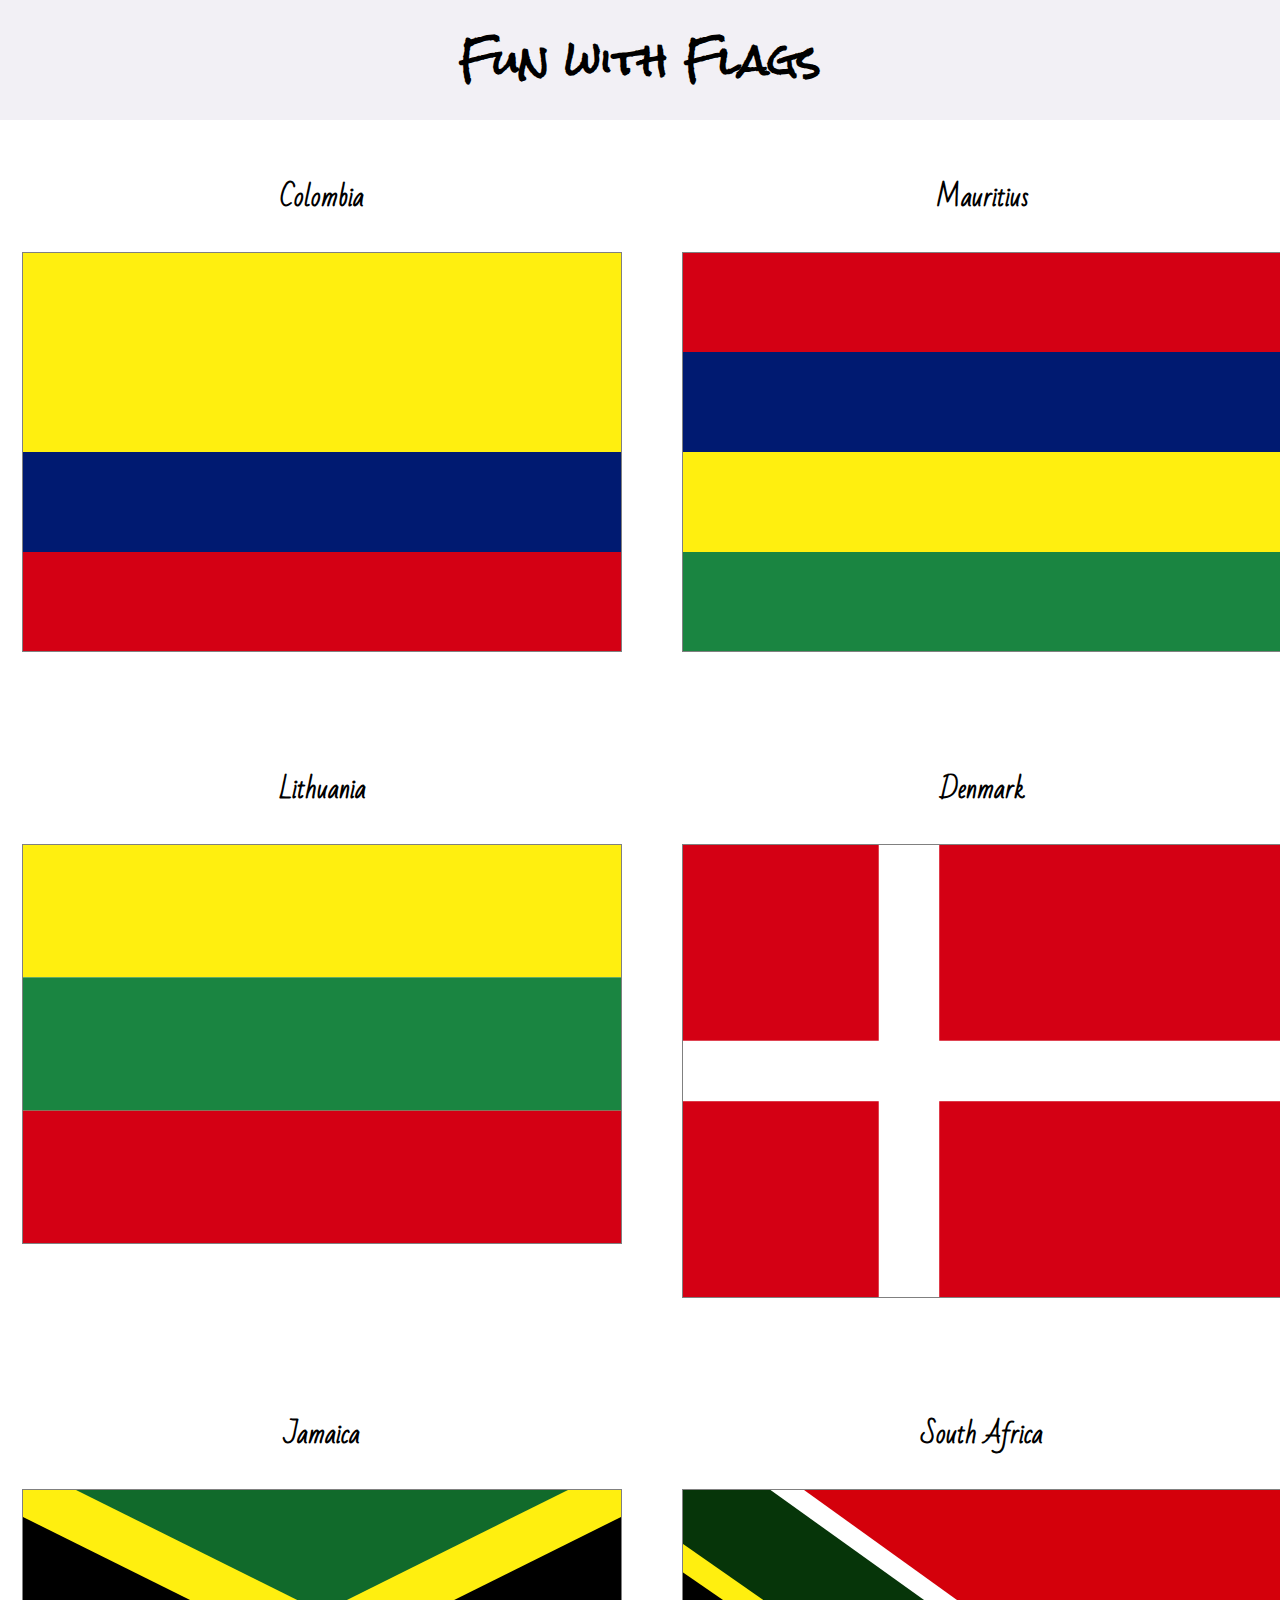
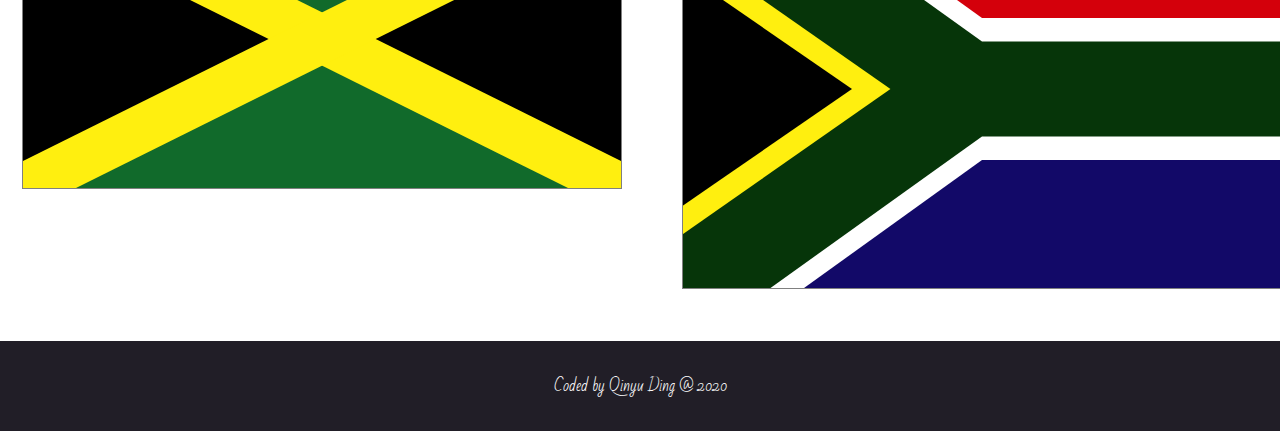
<file: extra-credit_svg-national-flags/index.html>
<!DOCTYPE html>
<html lang="en" dir="ltr">
  <head>
    <meta charset="utf-8">
    <meta name="viewport" content="width=device-width, initial-scale=1.0">
    <link rel="stylesheet" href="css/style.css"/>
    <title>National Flags in SVG</title>
  </head>
  <body>
    <header>
      <h1>Fun with Flags</h1>
    </header>
    <main>
      <section>
        <h2>Colombia</h2>
        <svg width="600" height="400" id="colombia">
          <g>
            <rect x="0" y="0" width="600" height="200" />
            <rect x="0" y="200" width="600" height="100"/>
            <rect x="0" y="300" width="600" height="100"/>
          </g>
          <rect x="0" y="0" width="600" height="400"/>
        </svg>
      </section>
      <section>
        <h2>Mauritius</h2>
        <svg width="600" height="400" id="mauritius">
          <g>
            <rect x="0" y="0" width="600" height="100" />
            <rect x="0" y="100" width="600" height="100"/>
            <rect x="0" y="200" width="600" height="100"/>
            <rect x="0" y="300" width="600" height="100"/>
          </g>
          <rect x="0" y="0" width="600" height="400"/>
        </svg>
      </section>
      <section>
        <h2>Lithuania</h2>
        <svg width="600" height="400" id="lithuania">
          <g>
            <rect x="0" y="0" width="600" height="133.33" />
            <rect x="0" y="133.33" width="600" height="133.34"/>
            <rect x="0" y="266.67" width="600" height="133.33"/>
          </g>
          <rect x="0" y="0" width="600" height="400"/>
        </svg>
      </section>
      <section>
        <h2>Denmark</h2>
        <svg width="600" height="454" id="denmark">
          <rect x="0" y="0" width="600" height="454"/>
          <g>
            <rect x="0" y="196.73" width="600" height="60.5" />
            <rect x="196.73" y="0" width="60.5" height="454"/>
          </g>
          <rect x="0" y="0" width="600" height="454"/>
        </svg>
      </section>
      <section>
        <h2>Jamaica</h2>
        <svg width="600" height="300" id="jamaica">
          <rect x="0" y="0" width="600" height="300"/>
          <g>
            <polygon points="0 0, 600 0, 300 150, 0 0" />
            <polygon points="0 300, 600 300, 300 150, 0 300" />
            <polygon points="0 0, 52 0, 600 272.5, 600 300, 548 300, 0 27.5, 0 0" />
            <polygon points="0 300, 52 300, 600 27.5, 600 0, 548 0, 0 272.5, 0 300" />
          </g>
          <rect x="0" y="0" width="600" height="300"/>
        </svg>
      </section>
      <section>
        <h2>South Africa</h2>
        <svg width="600" height="400" id="southafrica">
          <rect x="0" y="0" width="600" height="400"/>
          <g>
            <polygon points="87.1 0, 600 0, 600 152.54, 300 152.54,87.1 0" />
            <polygon points="120.66 0, 600 0, 600 128.98, 300 128.98, 120.66 0" />
            <polygon points="300 247.45, 600 247.45, 600 400, 87.1 400, 300 247.45" />
            <polygon points="300 271.02, 600 271.02, 600 400, 120.66 400, 300 271.02" />
            <polygon points="0 54.24, 208.46 200, 0 345.76, 0 54.24" />
            <polygon points="0 82.8, 169.99 200, 0 317.2, 0 82.80" />
          </g>
          <rect x="0" y="0" width="600" height="400"/>
        </svg>
      </section>
    </main>
    <footer>
      <p>Coded by Qinyu Ding @ 2020</p>
    </footer>
  </body>
</html>
</file>
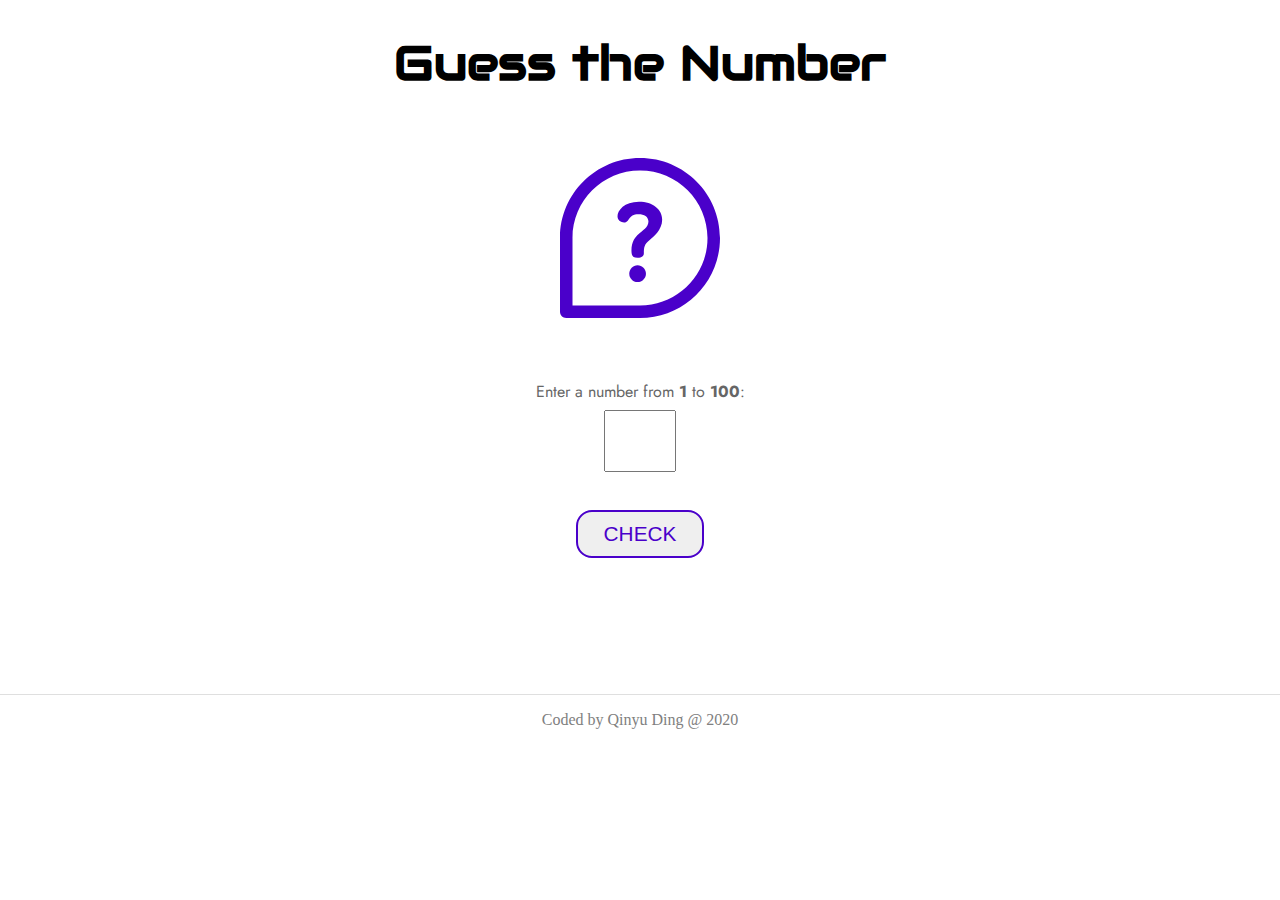
<file: JS Project/index.html>
<!DOCTYPE html>
<html lang="en" dir="ltr">
  <head>
    <meta charset="utf-8">
    <title>Guessing Game</title>
    <script src="js/check.js"></script>
    <link rel="stylesheet" href="css/style.css"/>
  </head>
  <body>
    <header>
    </header>
    <main>
      <section>
        <h1>Guess the Number</h1>
        <svg id="number-fg">
          <defs>
            <g id="number-bg" fill="#000000" fill-rule="nonzero">
              <path d="M77.549375,107.25625 C72.9746875,107.25625 69.2709375,111.06875 69.2709375,115.64375 C69.2709375,120.109688 72.865625,124.03125 77.549375,124.03125 C82.233125,124.03125 85.936875,120.11 85.936875,115.64375 C85.936875,111.06875 82.1246875,107.25625 77.549375,107.25625 Z"></path>
              <path d="M78.965625,43.750625 C64.2603125,43.750625 57.506875,52.4646875 57.506875,58.346875 C57.506875,62.5953125 61.10125,64.5559375 64.0425,64.5559375 C69.924375,64.5559375 67.528125,56.1684375 78.63875,56.1684375 C84.0853125,56.1684375 88.4425,58.565 88.4425,63.575625 C88.4425,69.458125 82.3425,72.8346875 78.7478125,75.8846875 C75.5890625,78.6078125 71.4496875,83.0740625 71.4496875,92.441875 C71.4496875,98.1059375 72.974375,99.74 77.440625,99.74 C82.778125,99.74 83.8671875,97.34375 83.8671875,95.2740625 C83.8671875,89.6096875 83.9765625,86.341875 89.9675,81.658125 C92.9084375,79.370625 102.1675,71.9634375 102.1675,61.7240625 C102.1675,51.4846875 92.9084375,43.750625 78.965625,43.750625 Z"></path>
              <path d="M80,0 C35.78625,0 0,35.7803125 0,80 L0,153.75 C0,157.201875 2.798125,160 6.25,160 L80,160 C124.213437,160 160,124.219687 160,80 C160,35.78625 124.219687,0 80,0 Z M80,147.5 L12.5,147.5 L12.5,80 C12.5,42.6946875 42.6896875,12.5 80,12.5 C117.305312,12.5 147.5,42.6896875 147.5,80 C147.5,117.305312 117.310312,147.5 80,147.5 Z"></path>
            </g>
          </defs>
          <use  xlink:href="#number-bg"/>
        </svg>
        <p id="p_answer"></p>
        <p id="p_mock"></p>
        <p id="p_hint"></p>
        <p id="p_feedback1"></p>
        <p id="p_feedback2"></p>
        <form>
          <label> Enter a number from <strong>1</strong> to <strong>100</strong>: <br>
            <input id="userInput" type="text"/>
          </label>
        </form>
        <form>
          <input id="submitBtn" type="button" value="CHECK"/>
        </form>
      </section>
    </main>
    <footer>
      <p>Coded by Qinyu Ding @ 2020</p>
    </footer>
  </body>
</html>
</file>
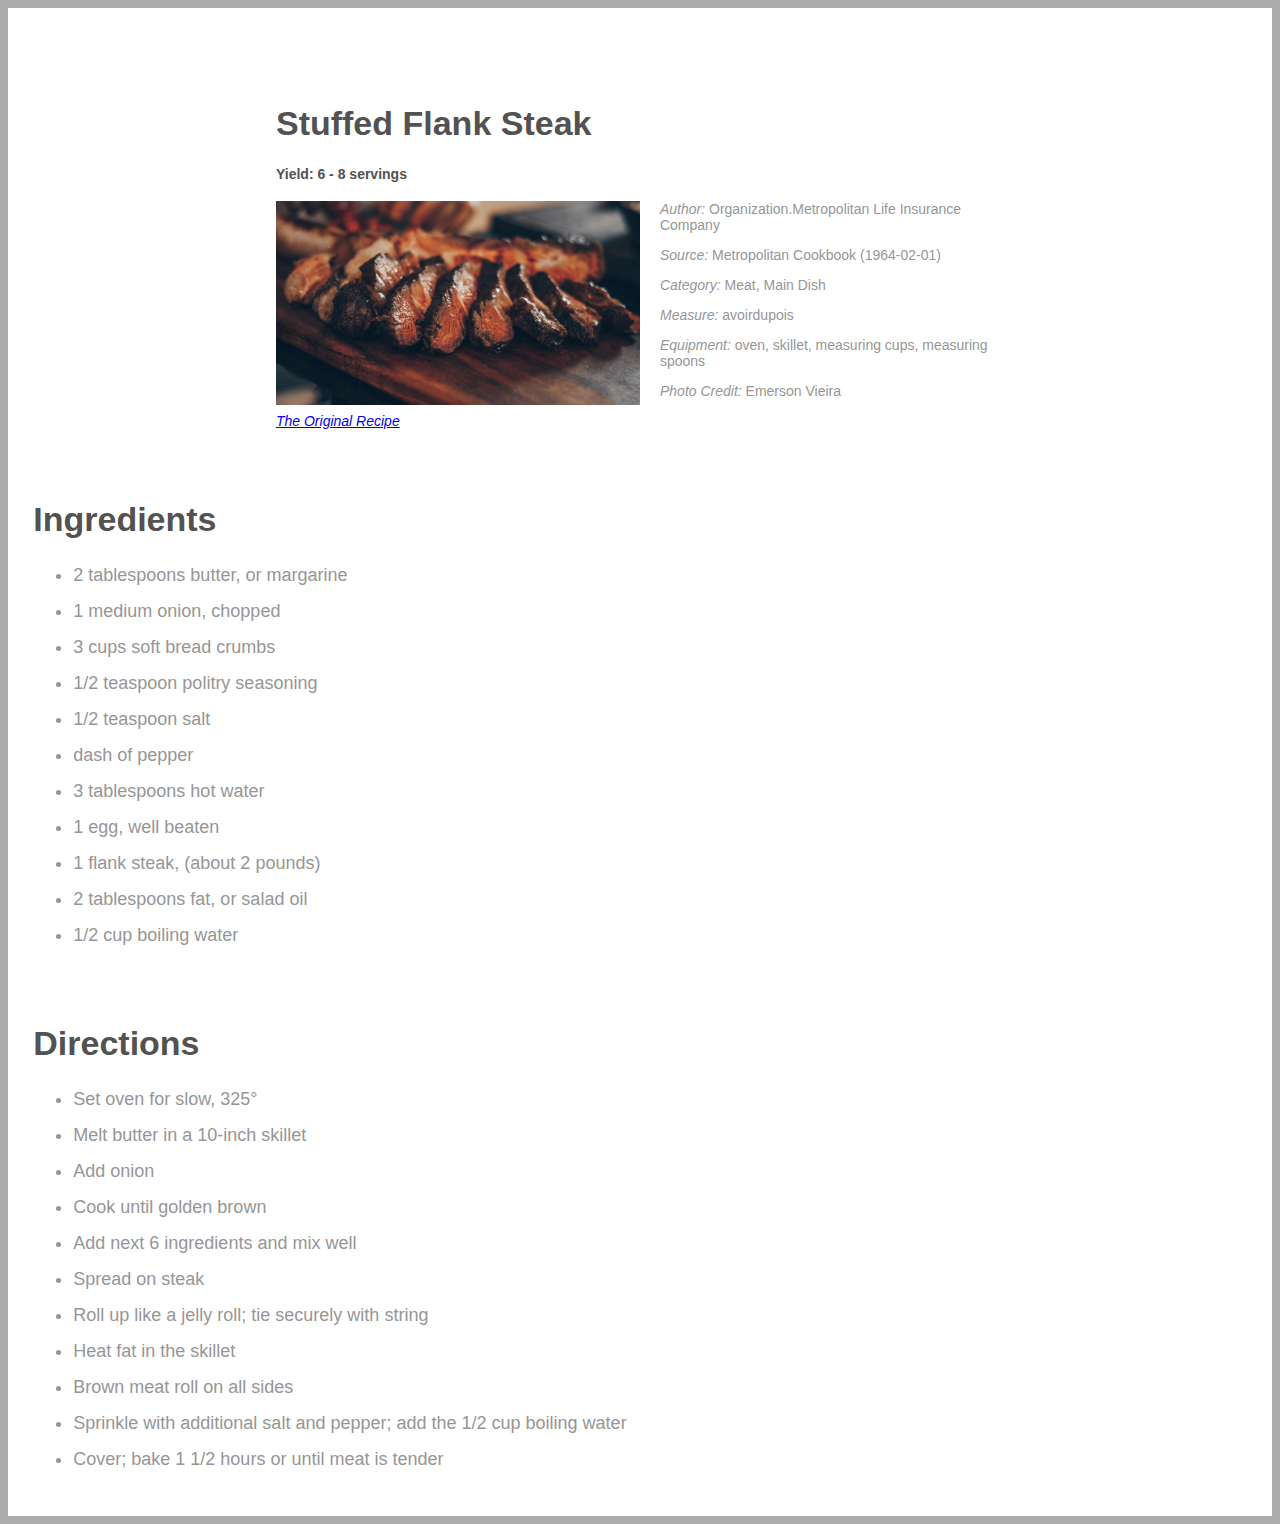
<file: 01-html-css-review/stuffed-flank-steak.html>
<!DOCTYPE html>
<html lang="en">
<head>
<title>Reservation</title>
<meta charset="utf-8" />
<link rel="stylesheet" href="css/style.css">
</head>
<body>
<section class="content">
  <div class="container">
        <h2>Stuffed Flank Steak</h2>
        <h4>Yield: 6 - 8 servings</h4>
        <img src="images/steak.jpeg" alt="">
        <p 
        <div class="side-info">
          <p><i>Author: </i>Organization.Metropolitan Life Insurance Company</p>
          <p><i>Source: </i>Metropolitan Cookbook (1964-02-01)</p>
          <p><i>Category: </i>Meat, Main Dish</p>
          <p><i>Measure: </i>avoirdupois</p>
          <p><i>Equipment: </i>oven, skillet, measuring cups, measuring spoons</p>
          <p><i>Photo Credit: </i>Emerson Vieira</p>
          <p><a href="https://publicdomainrecipes.org/recipes/stuffed-flank-steak/"><i>The Original Recipe</i></a></p>
        </div>
        <div class="clear"></div>
        <h2>Ingredients</h2>
        <ul>
          <li>2 tablespoons butter, or margarine</li>
          <li>1 medium onion, chopped</li>
          <li>3 cups soft bread crumbs</li>
          <li>1/2 teaspoon politry seasoning</li>
          <li>1/2 teaspoon salt</li>
          <li>dash of pepper</li>
          <li>3 tablespoons hot water</li>
          <li>1 egg, well beaten</li>
          <li>1 flank steak, (about 2 pounds)</li>
          <li>2 tablespoons fat, or salad oil</li>
          <li>1/2 cup boiling water</li>
        </ul>
        <h2>Directions</h2>
        <ul>
          <li>Set oven for slow, 325°</li>
          <li>Melt butter in a 10-inch skillet</li>
          <li>Add onion</li>
          <li>Cook until golden brown</li>
          <li>Add next 6 ingredients and mix well</li>
          <li>Spread on steak</li>
          <li>Roll up like a jelly roll; tie securely with string</li>
          <li>Heat fat in the skillet</li>
          <li>Brown meat roll on all sides</li>
          <li>Sprinkle with additional salt and pepper; add the 1/2 cup boiling water</li>
          <li>Cover; bake 1 1/2 hours or until meat is tender</li>
        </ul>
  </div>
</section>

</body>
</html>
</file>
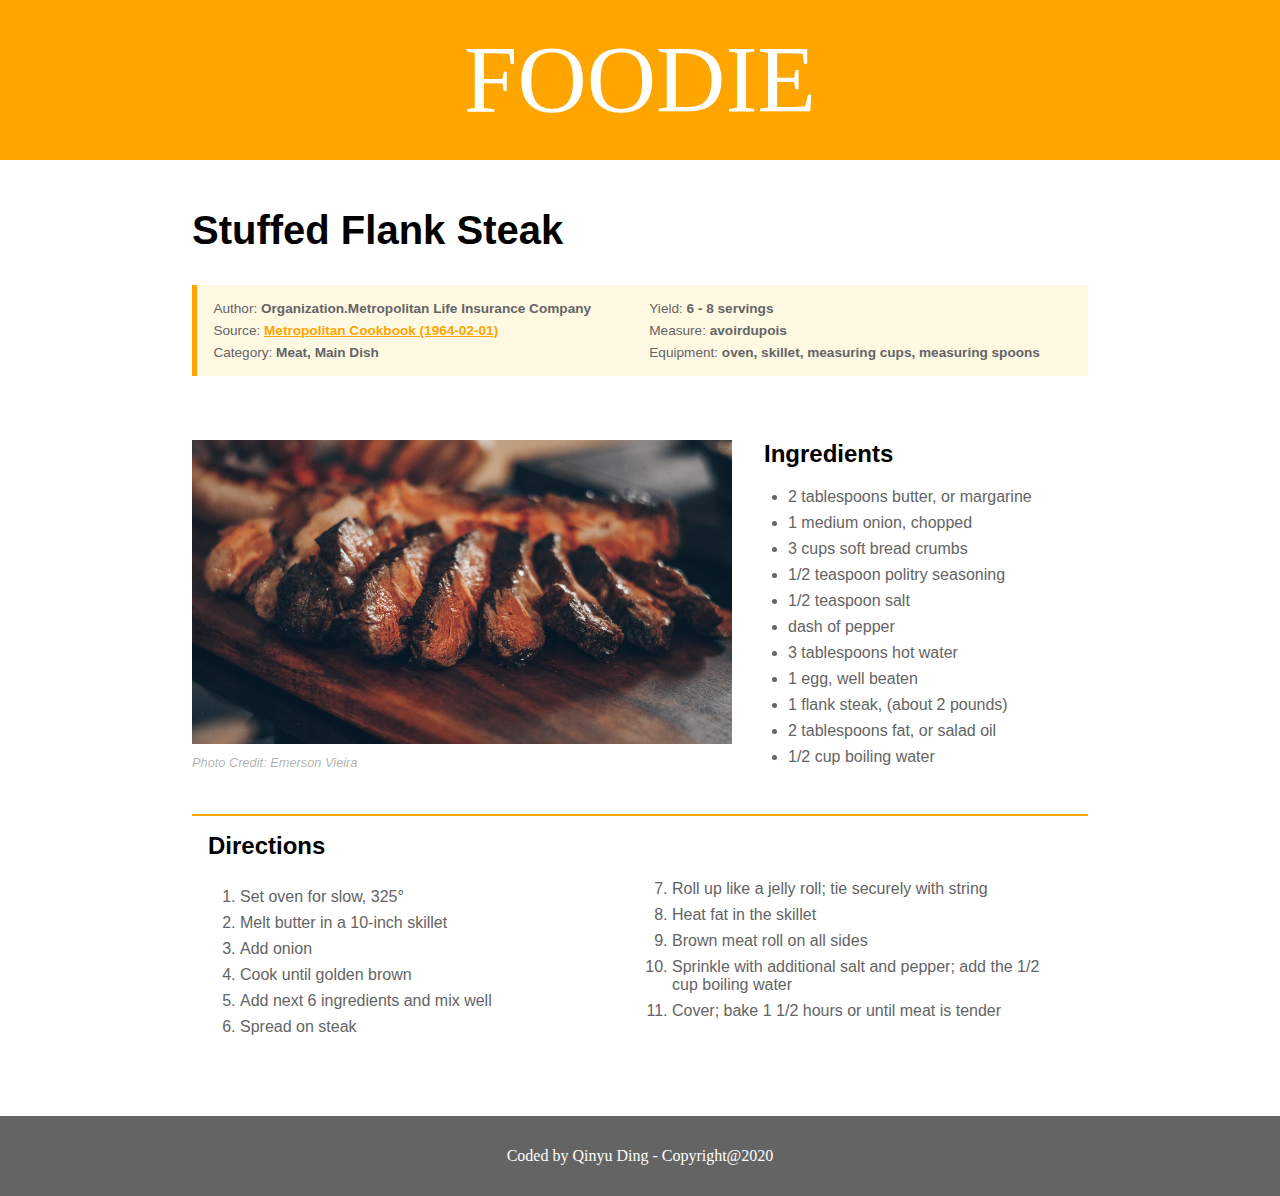
<file: 02-CSS-selectors&units/stuffed-flank-steak.html>
<!DOCTYPE html>
<html lang="en">
  <head>
    <title>Reservation</title>
    <meta charset="utf-8" />
    <meta name="viewport" content="width=device-width, initial-scale=1.0">
    <link rel="stylesheet" href="css/style.css">
  </head>
  <body>
    <header>
      <p>FOODIE</P>
    </header>
    <main>
      <section>
        <h1>Stuffed Flank Steak</h1>
        <div>
          <div>
            <p>Author: <strong>Organization.Metropolitan Life Insurance Company</strong></p>
            <p>Source: <a href="https://publicdomainrecipes.org/recipes/stuffed-flank-steak/"><strong>Metropolitan Cookbook (1964-02-01)</strong></a></p>
            <p>Category: <strong>Meat, Main Dish</strong></p>
          </div>
          <div>
            <div>
              <p>Yield: <strong>6 - 8 servings</strong></p>
              <p>Measure: <strong>avoirdupois</strong></p>
              <p>Equipment: <strong>oven, skillet, measuring cups, measuring spoons</strong></p>
            </div>
          </div>
        </div>
      </section>
      <section>
        <div>
          <img src="images/steak.jpeg" alt="stuffed flank steak">
          <p><em>Photo Credit: Emerson Vieira</em></p>
        </div>
        <div>
          <h2>Ingredients</h2>
          <ul>
            <li>2 tablespoons butter, or margarine</li>
            <li>1 medium onion, chopped</li>
            <li>3 cups soft bread crumbs</li>
            <li>1/2 teaspoon politry seasoning</li>
            <li>1/2 teaspoon salt</li>
            <li>dash of pepper</li>
            <li>3 tablespoons hot water</li>
            <li>1 egg, well beaten</li>
            <li>1 flank steak, (about 2 pounds)</li>
            <li>2 tablespoons fat, or salad oil</li>
            <li>1/2 cup boiling water</li>
          </ul>
        </div>
      </section>
      <section>
          <h2>Directions</h2>
          <ol>
              <li>Set oven for slow, 325°</li>
              <li>Melt butter in a 10-inch skillet</li>
              <li>Add onion</li>
              <li>Cook until golden brown</li>
              <li>Add next 6 ingredients and mix well</li>
              <li>Spread on steak</li>
              <li>Roll up like a jelly roll; tie securely with string</li>
              <li>Heat fat in the skillet</li>
              <li>Brown meat roll on all sides</li>
              <li>Sprinkle with additional salt and pepper; add the 1/2 cup boiling water</li>
              <li>Cover; bake 1 1/2 hours or until meat is tender</li>
          </ol>
      </section>
    </main>
    <footer>
      <p>Coded by Qinyu Ding - Copyright@2020</p>
    </footer>
  </body>
</html>
</file>
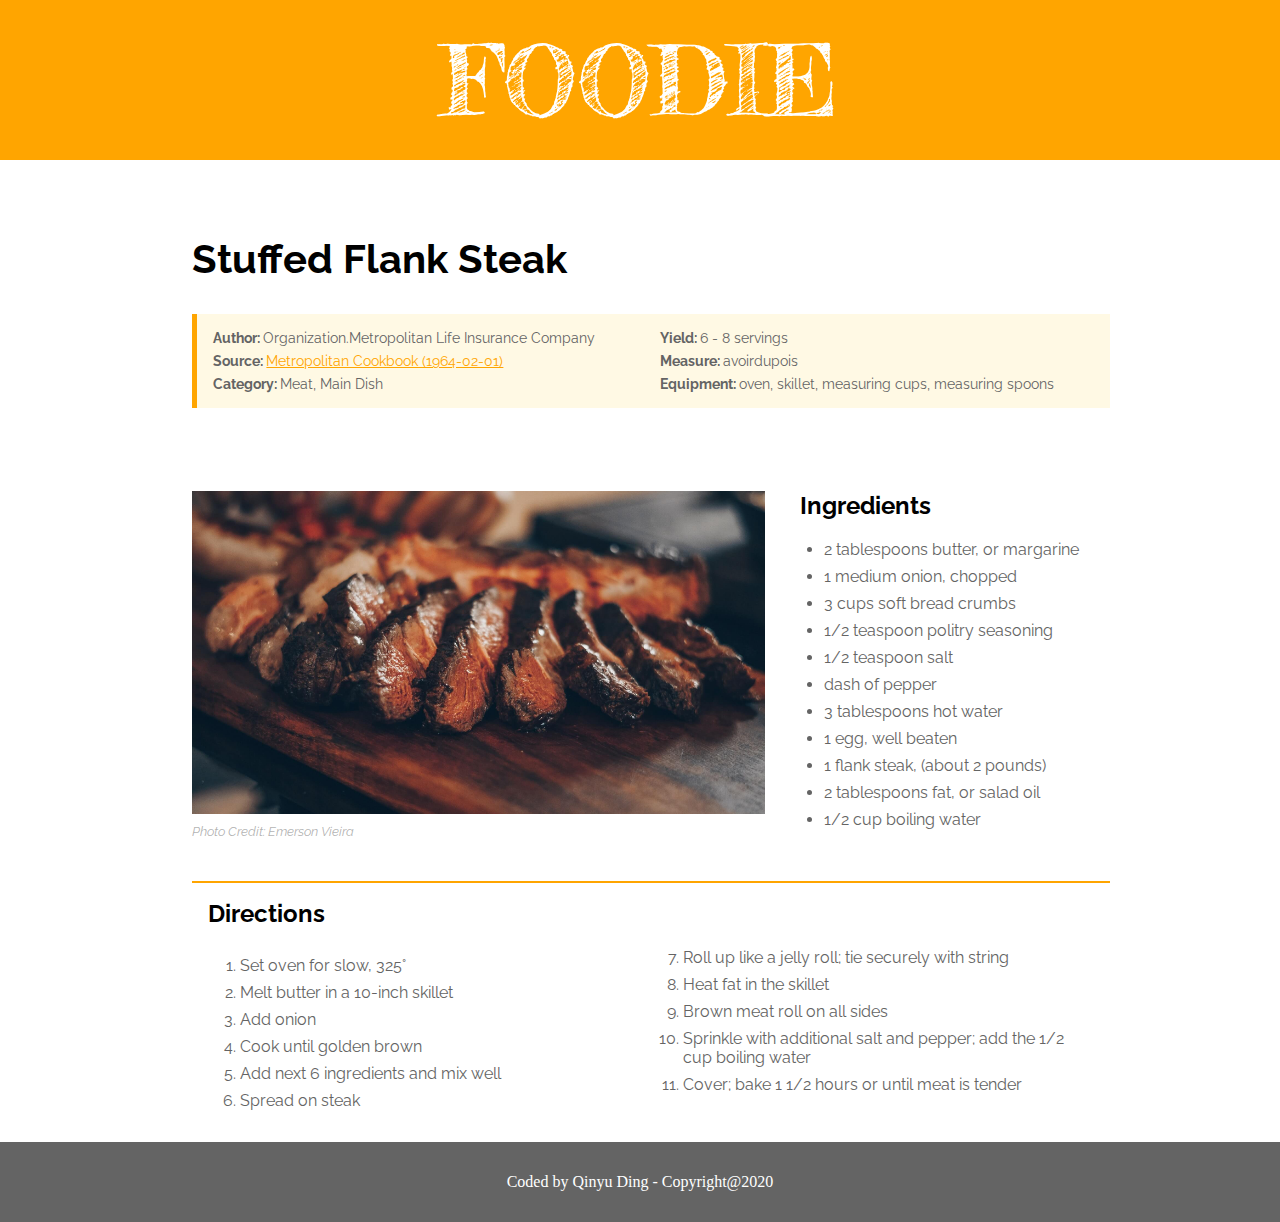
<file: 03-responsive-project/stuffed-flank-steak.html>
<!DOCTYPE html>
<html lang="en">
  <head>
    <title>Stuffed Flank Steak Receipe</title>
    <meta charset="utf-8" />
    <meta name="viewport" content="width=device-width, initial-scale=1.0">
    <link rel="stylesheet" href="css/style.css">
  </head>
  <body>
    <header>
      <p>FOODIE</P>
    </header>
    <main>
      <section>
        <h1>Stuffed Flank Steak</h1>
        <div>
          <div>
            <p><strong>Author: </strong>Organization.Metropolitan Life Insurance Company</p>
            <p><strong>Source: </strong><a href="https://publicdomainrecipes.org/recipes/stuffed-flank-steak/">Metropolitan Cookbook (1964-02-01)</a></p>
            <p><strong>Category: </strong>Meat, Main Dish</p>
          </div>
          <div>
            <div>
              <p><strong>Yield: </strong>6 - 8 servings</p>
              <p><strong>Measure: </strong>avoirdupois</p>
              <p><strong>Equipment: </strong>oven, skillet, measuring cups, measuring spoons</p>
            </div>
          </div>
        </div>
      </section>
      <section>
        <div>
          <picture>
            <source media="(max-width: 440px)" srcset="images/steak-s.jpg"/>
            <source media="(max-width: 880px)" srcset="images/steak-m.jpg"/>
            <img src="images/steak.jpg" alt="stuffed flank steak">
          </picture>
          <p><em>Photo Credit: Emerson Vieira</em></p>
        </div>
      </section>
      <section>
        <div>
          <h2>Ingredients</h2>
          <ul>
            <li>2 tablespoons butter, or margarine</li>
            <li>1 medium onion, chopped</li>
            <li>3 cups soft bread crumbs</li>
            <li>1/2 teaspoon politry seasoning</li>
            <li>1/2 teaspoon salt</li>
            <li>dash of pepper</li>
            <li>3 tablespoons hot water</li>
            <li>1 egg, well beaten</li>
            <li>1 flank steak, (about 2 pounds)</li>
            <li>2 tablespoons fat, or salad oil</li>
            <li>1/2 cup boiling water</li>
          </ul>
        </div>
      </section>
      <section>
          <h2>Directions</h2>
          <ol>
              <li>Set oven for slow, 325°</li>
              <li>Melt butter in a 10-inch skillet</li>
              <li>Add onion</li>
              <li>Cook until golden brown</li>
              <li>Add next 6 ingredients and mix well</li>
              <li>Spread on steak</li>
              <li>Roll up like a jelly roll; tie securely with string</li>
              <li>Heat fat in the skillet</li>
              <li>Brown meat roll on all sides</li>
              <li>Sprinkle with additional salt and pepper; add the 1/2 cup boiling water</li>
              <li>Cover; bake 1 1/2 hours or until meat is tender</li>
          </ol>
      </section>
      <div></div>
      <div>FOLD, CREASE AND TEAR ALONG PERFORATION</div>
      <div></div>
    </main>
    <footer>
      <p>Coded by Qinyu Ding - Copyright@2020</p>
    </footer>
  </body>
</html>
</file>
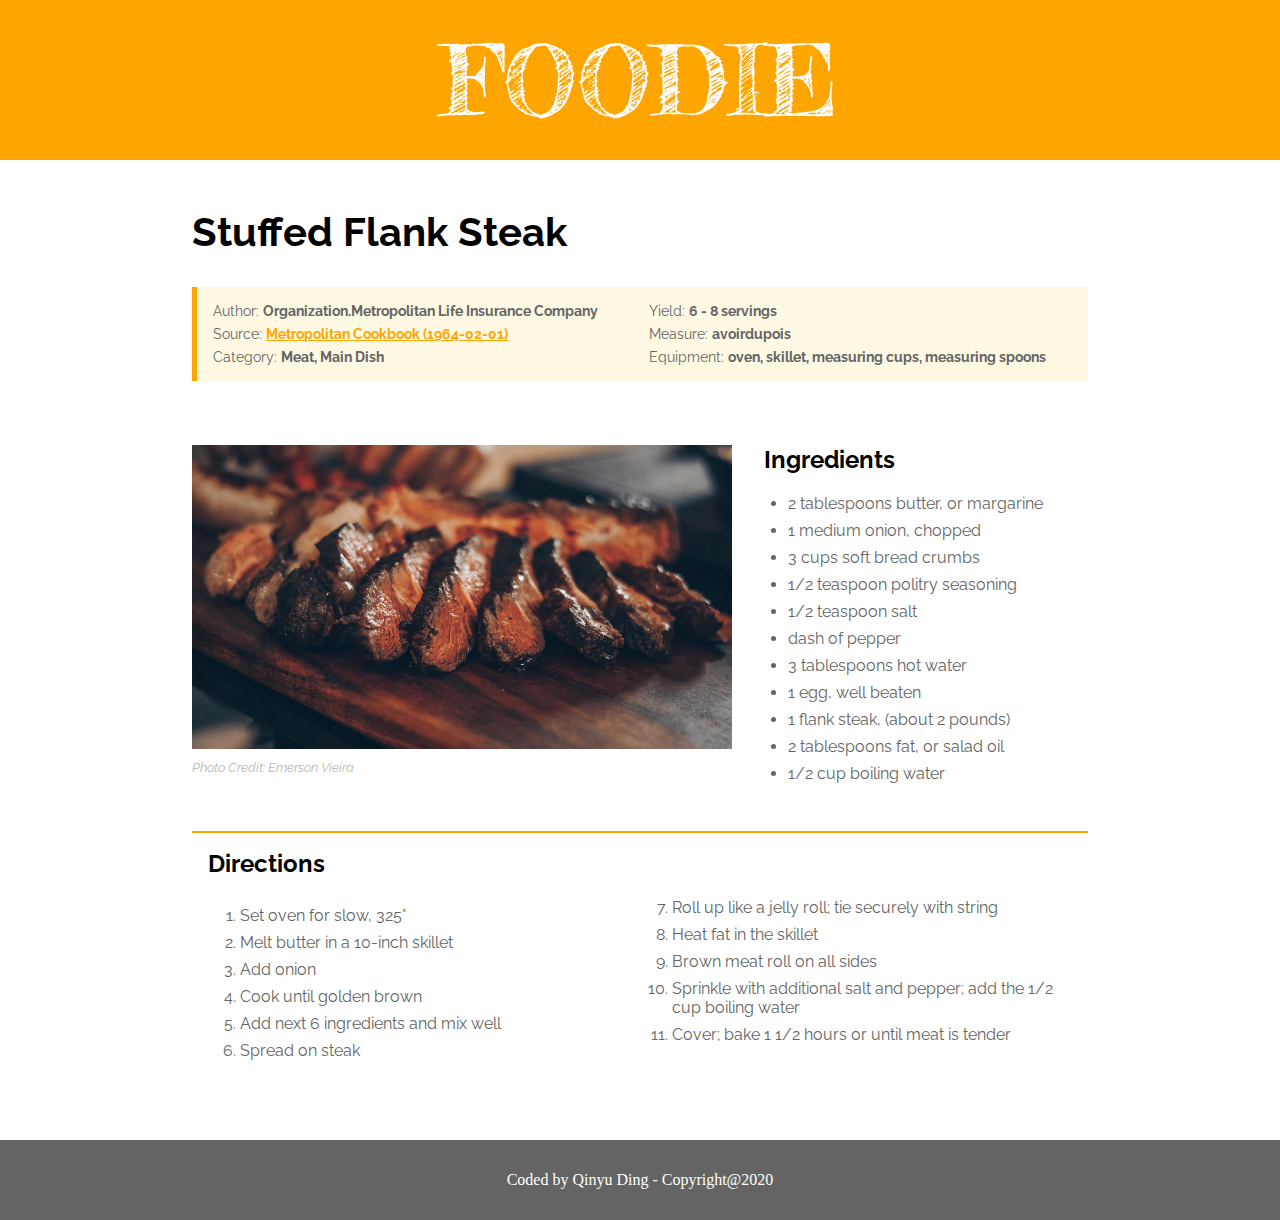
<file: CSS-selectors&units/stuffed-flank-steak.html>
<!DOCTYPE html>
<html lang="en">
  <head>
    <title>Reservation</title>
    <meta charset="utf-8" />
    <meta name="viewport" content="width=device-width, initial-scale=1.0">
    <link rel="stylesheet" href="css/style.css">
    <style>
      @import url('https://fonts.googleapis.com/css?family=Fredericka+the+Great&display=swap');
      @import url('https://fonts.googleapis.com/css?family=Raleway:300,400,800&display=swap');
    </style>
  </head>
  <body>
    <header>
      <p>FOODIE</P>
    </header>
    <main>
      <section>
        <h1>Stuffed Flank Steak</h1>
        <div>
          <div>
            <p>Author: <strong>Organization.Metropolitan Life Insurance Company</strong></p>
            <p>Source: <a href="https://publicdomainrecipes.org/recipes/stuffed-flank-steak/"><strong>Metropolitan Cookbook (1964-02-01)</strong></a></p>
            <p>Category: <strong>Meat, Main Dish</strong></p>
          </div>
          <div>
            <div>
              <p>Yield: <strong>6 - 8 servings</strong></p>
              <p>Measure: <strong>avoirdupois</strong></p>
              <p>Equipment: <strong>oven, skillet, measuring cups, measuring spoons</strong></p>
            </div>
          </div>
        </div>
      </section>
      <section>
        <div>
          <img src="images/steak.jpeg" alt="stuffed flank steak">
          <p><em>Photo Credit: Emerson Vieira</em></p>
        </div>
        <div>
          <h2>Ingredients</h2>
          <ul>
            <li>2 tablespoons butter, or margarine</li>
            <li>1 medium onion, chopped</li>
            <li>3 cups soft bread crumbs</li>
            <li>1/2 teaspoon politry seasoning</li>
            <li>1/2 teaspoon salt</li>
            <li>dash of pepper</li>
            <li>3 tablespoons hot water</li>
            <li>1 egg, well beaten</li>
            <li>1 flank steak, (about 2 pounds)</li>
            <li>2 tablespoons fat, or salad oil</li>
            <li>1/2 cup boiling water</li>
          </ul>
        </div>
      </section>
      <section>
          <h2>Directions</h2>
          <ol>
              <li>Set oven for slow, 325°</li>
              <li>Melt butter in a 10-inch skillet</li>
              <li>Add onion</li>
              <li>Cook until golden brown</li>
              <li>Add next 6 ingredients and mix well</li>
              <li>Spread on steak</li>
              <li>Roll up like a jelly roll; tie securely with string</li>
              <li>Heat fat in the skillet</li>
              <li>Brown meat roll on all sides</li>
              <li>Sprinkle with additional salt and pepper; add the 1/2 cup boiling water</li>
              <li>Cover; bake 1 1/2 hours or until meat is tender</li>
          </ol>
      </section>
    </main>
    <footer>
      <p>Coded by Qinyu Ding - Copyright@2020</p>
    </footer>
  </body>
</html>
</file>
<file: extra-credit_svg-national-flags/css/style.css>
@import url('https://fonts.googleapis.com/css2?family=Bad+Script&family=Rock+Salt&display=swap');

h1{
  font-size: 40px;
  font-family: 'Rock Salt', cursive;
  margin:0;
  line-height: 120px;
}

h2{
  font-size: 25px;
  font-family: 'Bad Script', cursive;
  margin-bottom: 30px;
}

body{
  margin:0;
}

header{
  background-color: rgba(233, 230, 239,0.6);
  height: 120px;
  text-align: center;
}

footer{
  background-color: rgba(33, 30, 39,1.0);
  height: 90px;
  text-align: center;
  color: white;
}

footer p{
  font-size: 16px;
  font-family: 'Bad Script', cursive;
  line-height: 90px;
  color: white;
}

main{
  display:grid;
  grid-template-columns: 1fr 1fr;
  column-gap: 16px;
  row-gap: 24px;
}

section{
  padding: 32px 22px;
  text-align: center;
}

g rect{
  stroke:none;
}

g+rect{
  stroke:gray;
  stroke-width: 2;
  fill:none;
}

#colombia rect:first-child{
  fill:rgb(255, 239, 15);
}
#colombia rect:nth-of-type(2){
  fill:rgb(0, 26, 113);
}
#colombia rect:nth-child(3){
  fill:rgb(212, 0, 20);
}

#mauritius rect:first-child{
  fill:rgb(212, 0, 20);
}
#mauritius rect:nth-of-type(2){
  fill:rgb(0, 26, 113);
}
#mauritius rect:nth-child(3){
  fill:rgb(255, 239, 15);
}
#mauritius rect:nth-child(4){
  fill:rgb(26, 133, 65);
}

#lithuania rect:first-child{
  fill:rgb(255, 239, 15);
}
#lithuania rect:nth-of-type(2){
  fill:rgb(26, 133, 65);
}
#lithuania rect:nth-child(3){
  fill:rgb(212, 0, 20);
}

#denmark>rect{
  stroke:gray;
  stroke-width: 2;
  fill:rgb(212, 0, 20);
}
#denmark g>rect:first-child{
  fill:rgb(255, 255, 255);
}
#denmark g>rect:nth-of-type(2){
  fill:rgb(255, 255, 255);
}
#denmark g+rect{
  stroke:gray;
  stroke-width: 2;
  fill:none;
}

#jamaica rect:first-child{
  stroke:gray;
  stroke-width: 2;
  fill:rgb(0, 0, 0);
}
#jamaica g>polygon:nth-child(1){
  fill:rgb(17, 106,43);
}
#jamaica g>polygon:nth-child(2){
  fill:rgb(17, 106,43);
}
#jamaica g>polygon:nth-child(3){
  fill:rgb(255, 239, 15);
}
#jamaica g>polygon:nth-child(4){
  fill:rgb(255, 239, 15);
}

#southafrica rect:first-child{
  stroke:gray;
  stroke-width: 2;
  fill:rgb(6, 53, 9);
}
#southafrica g>polygon:nth-child(2n+1){
  fill: rgb(255, 255, 255);
}
#southafrica g>polygon:nth-child(2){
  fill: rgb(212, 0, 11);
}
#southafrica g>polygon:nth-child(4){
  fill: rgb(18, 9, 104);
}
#southafrica g>polygon:nth-child(6){
  fill: rgb(0, 0, 0);
}
#southafrica g>polygon:nth-child(5){
  fill: rgb(255, 239, 15);
}
</file>
<file: JS Project/css/style.css>
@import url('https://fonts.googleapis.com/css2?family=Audiowide&family=Jost:ital,wght@0,300;0,600;1,300;1,400&display=swap');


html{
  font-size: 16px;
  font-family: 'Jost', sans-serif;
}

body{
  margin: 0;
}

h1{
  font-size: 3rem;
  font-family: 'Audiowide', cursive;
}

svg{
  width: 10rem;
  height: 10rem;
  margin: 2rem;
  display: inline-block;
  transition: all 1s linear;
  -moz-transition: all 1s linear; /* Firefox 4 */
  -webkit-transition: all 1s linear; /* Safari 和 Chrome */
  -o-transition: all 1s linear; /* Opera */
}

path{
  fill: rgb(74, 0, 202);
  transition: all 1s linear;
  -moz-transition: all 1s linear; /* Firefox 4 */
  -webkit-transition: all 1s linear; /* Safari 和 Chrome */
  -o-transition: all 1s linear; /* Opera */
}

main{
  width:80%;
  min-height:590px;
  margin:2rem auto;
  padding-bottom: 2.5rem;
  text-align: center;
}

input{
  text-align: center;
  margin: 0.4rem auto;
  height:3.5rem;
  width:4rem;
  font-size: 2.2rem;
}
label{
  color: #666666;
}

#p_answer{
  color: rgb(151, 204, 4);
  line-height: 10rem;
  font-size: 8rem;
  font-weight: 600;
  display:none;
  margin:0;
  transition: all 1s linear;
  -moz-transition: all 1s linear; /* Firefox 4 */
  -webkit-transition: all 1s linear; /* Safari 和 Chrome */
  -o-transition: all 1s linear; /* Opera */
}

#userInput:disabled{
  border: none;
}

#p_feedback1{
  font-size: 1.5rem;
  font-weight: 300;
  color:white;
  transition: all 1s linear;
  -moz-transition: all 1s linear; /* Firefox 4 */
  -webkit-transition: all 1s linear; /* Safari 和 Chrome */
  -o-transition: all 1s linear; /* Opera */
}
#p_feedback2{
  font-size: 1.5rem;
  font-weight: 300;
  color:white;
  transition: all 1s linear;
  -moz-transition: all 1s linear; /* Firefox 4 */
  -webkit-transition: all 1s linear; /* Safari 和 Chrome */
  -o-transition: all 1s linear; /* Opera */
}

#p_mock{
  font-family: 'Audiowide', cursive;
  font-size: 1rem;
  font-weight: 300;
}

#p_hint{
  font-size: 1rem;
  font-weight: 400;
  color: rgb(140,140,140);
}

#submitBtn{
  transition: all 0.3s linear;
  -moz-transition: all 0.3s linear; /* Firefox 4 */
  -webkit-transition: all 0.3s linear; /* Safari 和 Chrome */
  -o-transition: all 0.3s linear; /* Opera */
}

#submitBtn[value="CHECK"]{
  border: solid 0.125rem #4A00CA;
  border-radius: 1rem;
  height:3rem;
  width:8rem;
  color: #4A00CA;
  font-size: 1.3rem;
  margin-top: 2rem;
  cursor: pointer;
}

#submitBtn[value="CHECK"]:hover{
  border: solid 0.125rem #4A00CA;
  border-radius: 1rem;
  height:3rem;
  width:8rem;
  color: white;
  background-color: #4A00CA;
  font-size: 1.3rem;
  margin-top: 2rem;
  cursor: pointer;
}

#submitBtn[value="NEXT"]{
  border: solid 0.125rem #00A21B;
  border-radius: 4rem;
  font-size: 1rem;
  height:4rem;
  width:4rem;
  color: #00A21B;
  cursor: pointer;
}

#submitBtn[value="NEXT"]:hover{
  border: solid 0.125rem #00A21B;
  border-radius: 4rem;
  height:4rem;
  width:4rem;
  color: white;
  background-color: #00A21B;
  font-size: 1rem;
  cursor: pointer;
}

footer{
  height: 50px;
  text-align: center;
  margin: 0;
}

footer p{
  border-top-color: rgba(150, 150, 150, 0.3);
  border-top-style: solid;
  border-top-width: 0.05rem;
  font-size: 16px;
  font-family: 'Bad Script', cursive;
  line-height: 50px;
  margin-top: 20px;
  color: gray;
  margin: 0;
}

@media (max-width: 636px){
  html{
    font-size: 14px;
  }
  svg{
    width: 13rem;
    height: 13rem;
  }

}

@media (max-width: 600px){
  html{
    font-size: 13px;
  }
  svg{
    width: 14rem;
    height: 14rem;
  }

}
</file>
<file: 01-html-css-review/css/style.css>
body {
    background-color: #adacac;
    color: #969696;
    font: 300 14px 'Open Sans', sans-serif;
}

li {
  font-size: 18px;
  line-height: 2;
}

strong {
    font-weight: 700;
}

img {
    max-width: 50%;
    margin-right: 20px;
    float:left;
}

h1, h2, h3, h4, h5, h6 {
    font-weight: bold;
    color: #535151;
    font-family: 'Economica', sans-serif;
}

h2 {
    font-size: 34px;
    line-height: 48px;
    padding-top: 38px;
    margin-bottom: 14px;
}

.content {
    padding: 2%;
    margin: 0;
    background-color: #fff;
}

.side-info{
  display: inline;
  font-size: 14px;
  line-height: 1.5;
}

.container{
  margin-left: 20%;
  margin-right: 20%;
}
</file>
<file: 02-CSS-selectors&units/css/style.css>
body {
    font-size: 16px;
    font-family: 'Raleway', sans-serif;
    margin:0;
}

main{
  width:70%;
  margin:0 auto;
}

p, li{
  margin: 0.425rem;
  color: rgb(100, 100, 100);
}

img + p{
  font-size: 0.8rem;
  color:rgba(100, 100, 100, 0.5);
  margin-left:0;
}

a:link{
  color:orange;
}
a:visited{
  color:orange;
}
a:hover{
  color:rgb(255, 216, 61);
}

h1{
    font-size:2.5rem;
    margin-bottom:1rem;
}
h1 + div{
  font-size: 0.8rem;
  border-style: none;
  padding-left: 0rem;
  font-size:0.85rem;
  padding:0.6rem;
  display:grid;
  grid-template-columns: 1fr 1fr;
  margin-bottom: 2.5rem;
  margin-top:2rem;
  border-style: none;
  border-left-style: solid;
  border-left-color: orange;
  border-left-width: 0.35rem;
  background-color: rgba(255, 216, 61, 0.14);
}

h2{
    font-size:1.5rem;
    margin-top:0;
}

ul, ol{
  padding-left:1rem;
}

li{
  margin:0.5rem;
}

section:nth-child(1){
  margin-bottom: 2.5rem;
}

section:nth-child(2){
  display: grid;
  grid-template-columns:5fr 3fr;
  grid-gap: 2rem;
  margin-top: 4rem;
}

section:last-child{
  margin-top: 2rem;
}

img{
  max-width:100%;
}

ol{
  columns: 2;
}

section:last-child{
  padding: 1rem;
  border-top: 0.15rem solid orange;
}

ol > li{
  margin-left: 1rem;
}

footer{
  height: 5rem;
  background: rgb(100, 100, 100);
  margin-top: 3rem;
  text-align:center;
}

footer > p{
  color:white;
  font-family: 'Georgia', serif;
  font-size: 1rem;
  line-height: 5rem;
  margin:0;
}

header{
  height: 10rem;
  background: orange;
  margin-bottom: 3rem;
  text-align:center;
}
header > p{
  color:white;
  font-family: 'Fredericka the Great', cursive;
  font-size: 6rem;
  line-height: 10rem;
  margin:0;
}
</file>
<file: 03-responsive-project/css/style.css>
@import url('https://fonts.googleapis.com/css?family=Fredericka+the+Great&display=swap');
@import url('https://fonts.googleapis.com/css?family=Raleway:300,400,800&display=swap');
@import url('https://fonts.googleapis.com/css?family=EB+Garamond:400,400i,500,600,700&display=swap');

html{
  font-size: 16px;
}
body {
    font-family: 'Raleway', sans-serif;
    margin:0;
    height:100%;
}

main{
  width:70%;
  margin:0 auto;
  display:grid;
  grid-template-columns: repeat(8, 12.5%);
  grid-gap: 0.2rem;
}

p, li{
  margin: 0.425rem;
  color: rgb(100, 100, 100);
}

picture + p{
  font-size: 0.8rem;
  color:rgba(100, 100, 100, 0.5);
  margin-left:0;
}

a:link{
  color:orange;
}
a:visited{
  color:orange;
}
a:hover{
  color:rgb(255, 216, 61);
}

h1{
    font-size:2.5rem;
    margin-bottom:1rem;
}
h1 + div{
  font-size: 0.8rem;
  border-style: none;
  padding-left: 0rem;
  font-size:0.85rem;
  padding:0.6rem;
  display:grid;
  grid-template-columns: 1fr 1fr;
  margin-bottom: 2.5rem;
  margin-top:2rem;
  border-style: none;
  border-left-style: solid;
  border-left-color: orange;
  border-left-width: 0.35rem;
  background-color: rgba(255, 216, 61, 0.14);
}

h2{
    font-size:1.5rem;
    margin-top:0;
}

ul, ol{
  padding-left:1rem;
}

li{
  margin:0.5rem;
}

section:nth-child(1){
  grid-column-start:1;
  grid-column-end:9;
  margin-bottom: 2.5rem;
}

section:nth-child(2){
  grid-column-start:1;
  grid-column-end:6;
}

section:nth-child(3){
  grid-column-start:6;
  grid-column-end:9;
  margin-left: 2rem;
}

section:nth-child(4){
  grid-column-start:1;
  grid-column-end:9;
  margin-top: 2rem;
  padding: 1rem;
  border-top: 0.15rem solid orange;
}
div:nth-child(5){
  display:none;
}
div:nth-child(6){
  display:none;
}
div:nth-child(7){
  display:none;
}

img{
  max-width:100%;
}

ol{
  columns: 2;
}

ol > li{
  margin-left: 1rem;
}

footer{
  bottom: -5rem;
  height: 5rem;
  background: rgb(100, 100, 100);
  text-align:center;
}

footer > p{
  color:white;
  font-family: 'Georgia', serif;
  font-size: 1rem;
  line-height: 5rem;
  margin:0;
}

header{
  height: 10rem;
  background: orange;
  margin-bottom: 3rem;
  text-align:center;
}
header > p{
  color:white;
  font-family: 'Fredericka the Great', cursive;
  font-size: 6rem;
  line-height: 10rem;
  margin:0;
}

@media (max-width: 1205px){
  main{
    width:80%;
  }
}

/* Stylesheet for Tablet */
@media (max-width: 880px){
  html{
    font-size: 13px;
  }

  main{
    width:85%;
    margin:0 auto;
  }

  section:nth-child(1){
    grid-column-start:1;
    grid-column-end:9;
  }

  section:nth-child(2){
    grid-column-start:1;
    grid-column-end:5;
  }

  section:nth-child(3){
    grid-column-start:5;
    grid-column-end:9;
    margin-left: 2rem;
  }

  section:nth-child(4){
    margin-bottom:3.5rem;
  }


  img{
    max-width:100%;
  }

  header{
    height: 8rem;
  }
  header > p{
    font-size: 5rem;
    line-height: 8rem;
  }
}

/* Stylesheet for Mobile */
@media (max-width: 440px){
  html{
    font-size: 11px;
  }
  main{
    width:90%;
    margin:0 auto;
    display:block;
  }

  header{
    height: 6rem;
    margin-bottom: 2rem;
  }

  header > p{
    font-size: 4rem;
    line-height: 6rem;
    margin:0;
  }

  h1{
    font-size: 2.2rem;
  }

  h1 + div{
    font-size: 1rem;
    display:block;
  }
  div > p{
    margin-bottom:1.4rem;
  }

  section:nth-child(3){
    margin:0;
    margin-top: 1rem;
    padding: 1rem;
    padding-bottom:0;
    border-top: 0.15rem solid orange;
  }

  ol{
    columns:1;
  }
}


/* Stylesheet for print */
@media print{
  body{
    font-size: 12pt;
    font-family: 'EB Garamond', serif;
  }

  p, li{
    margin:0;
    color:black;
  }

  header{
    display: none;
  }

  footer{
    display: none;
  }

  main{
    width: 95%;
    margin: 0.05in auto;
    grid-template-rows: 30% 19% 2% 49%;
    grid-row-gap: 0.4in;
  }


  img{
    margin-top:0.5in;
    max-width:80%;
  }

  picture + p{
    font-size: 8pt;
    color:rgba(100, 100, 100, 0.8);
    margin-left:0;
    margin-top:0;
  }

  a:link{
    color:rgb(150, 150, 150);
  }
  a:visited{
    color:rgb(150, 150, 150);
  }
  a:hover{
    color:rgb(150, 150, 150);
  }

  a{
    text-decoration: none;
  }

  a[href^="http"]::after{
    content: " ("attr(href)")";
    font-size: 8pt;
  }

  h1{
      font-size:20pt;
      margin-bottom:0.2in;
      margin-top:0;
  }
  h1 + div{
    font-size: 10pt;
    display:block;
    padding:0;
    margin:0;
    margin-bottom: 0in;
    margin-top:0.2in;
    border:none;
    background-color: white;
  }
  div > p{
    margin-top:0.1in;
    margin-bottom:0.05in;
  }

  h2{
      font-size:16pt;
      margin-top:0;
  }

  ul{
    padding-left:0.2in;
  }

  ol{
    padding:0;
  }

  li{
    margin:0.02in;
  }

  section:nth-child(1){
    grid-column-start:1;
    grid-column-end:5;
    grid-row-start:1;
    grid-row-end:2;
  }

  section:nth-child(2){
    grid-column-start:5;
    grid-column-end:9;
    grid-row-start:1;
    grid-row-end:2;
  }

  section:nth-child(3){
    grid-column-start:1;
    grid-column-end:9;
    grid-row-start:2;
    grid-row-end:3;
    margin-left: 0;
  }

  section:nth-child(4){
    grid-column-start:1;
    grid-column-end:9;
    grid-row-start:4;
    grid-row-end:5;
    margin:0;
    padding:0;
    border:none;
  }
  div:nth-child(5){
    display:block;
    grid-column-start:1;
    grid-column-end:3;
    grid-row-start:3;
    grid-row-end:4;
    padding:0;
    margin:0;
    line-height: 30pt;
    border-top: 2pt dotted #ddd;
    margin-top:15pt;
    text-align: center;
  }
  div:nth-child(6){
    display:block;
    grid-row-start:3;
    grid-row-end:4;
    font-size: 8pt;
    color:gray;
    grid-column-start:3;
    grid-column-end:7;
    padding:0;
    margin:0;
    line-height: 30pt;
    text-align: center;
  }
  div:nth-child(7){
    display:block;
    grid-row-start:3;
    grid-row-end:4;
    grid-column-start:7;
    grid-column-end:9;
    padding:0;
    margin:0;
    line-height: 30pt;
    border-top: 2pt dotted #ddd;
    margin-top:15pt;
  }

  ol{
    columns: 2;
  }
  ul{
    columns: 3;
  }
}
</file>
<file: CSS-selectors&units/css/style.css>
body {
    font-size: 16px;
    font-family: 'Raleway', sans-serif;
    margin:0;
}

main{
  width:70%;
  margin:0 auto;
}

p, li{
  margin: 0.425rem;
  color: rgb(100, 100, 100);
}

img + p{
  font-size: 0.8rem;
  color:rgba(100, 100, 100, 0.5);
  margin-left:0;
}

a:link{
  color:orange;
}
a:visited{
  color:orange;
}
a:hover{
  color:rgb(255, 216, 61);
}

h1{
    font-size:2.5rem;
    margin-bottom:1rem;
}
h1 + div{
  font-size: 0.8rem;
  border-style: none;
  padding-left: 0rem;
  font-size:0.85rem;
  padding:0.6rem;
  display:grid;
  grid-template-columns: 1fr 1fr;
  margin-bottom: 2.5rem;
  margin-top:2rem;
  border-style: none;
  border-left-style: solid;
  border-left-color: orange;
  border-left-width: 0.35rem;
  background-color: rgba(255, 216, 61, 0.14);
}

h2{
    font-size:1.5rem;
    margin-top:0;
}

ul, ol{
  padding-left:1rem;
}

li{
  margin:0.5rem;
}

section:nth-child(1){
  margin-bottom: 2.5rem;
}

section:nth-child(2){
  display: grid;
  grid-template-columns:5fr 3fr;
  grid-gap: 2rem;
  margin-top: 4rem;
}

section:last-child{
  margin-top: 2rem;
}

img{
  max-width:100%;
}

ol{
  columns: 2;
}

section:last-child{
  padding: 1rem;
  border-top: 0.15rem solid orange;
}

ol > li{
  margin-left: 1rem;
}

footer{
  height: 5rem;
  background: rgb(100, 100, 100);
  margin-top: 3rem;
  text-align:center;
}

footer > p{
  color:white;
  font-family: 'Georgia', serif;
  font-size: 1rem;
  line-height: 5rem;
  margin:0;
}

header{
  height: 10rem;
  background: orange;
  margin-bottom: 3rem;
  text-align:center;
}
header > p{
  color:white;
  font-family: 'Fredericka the Great', cursive;
  font-size: 6rem;
  line-height: 10rem;
  margin:0;
}
</file>
